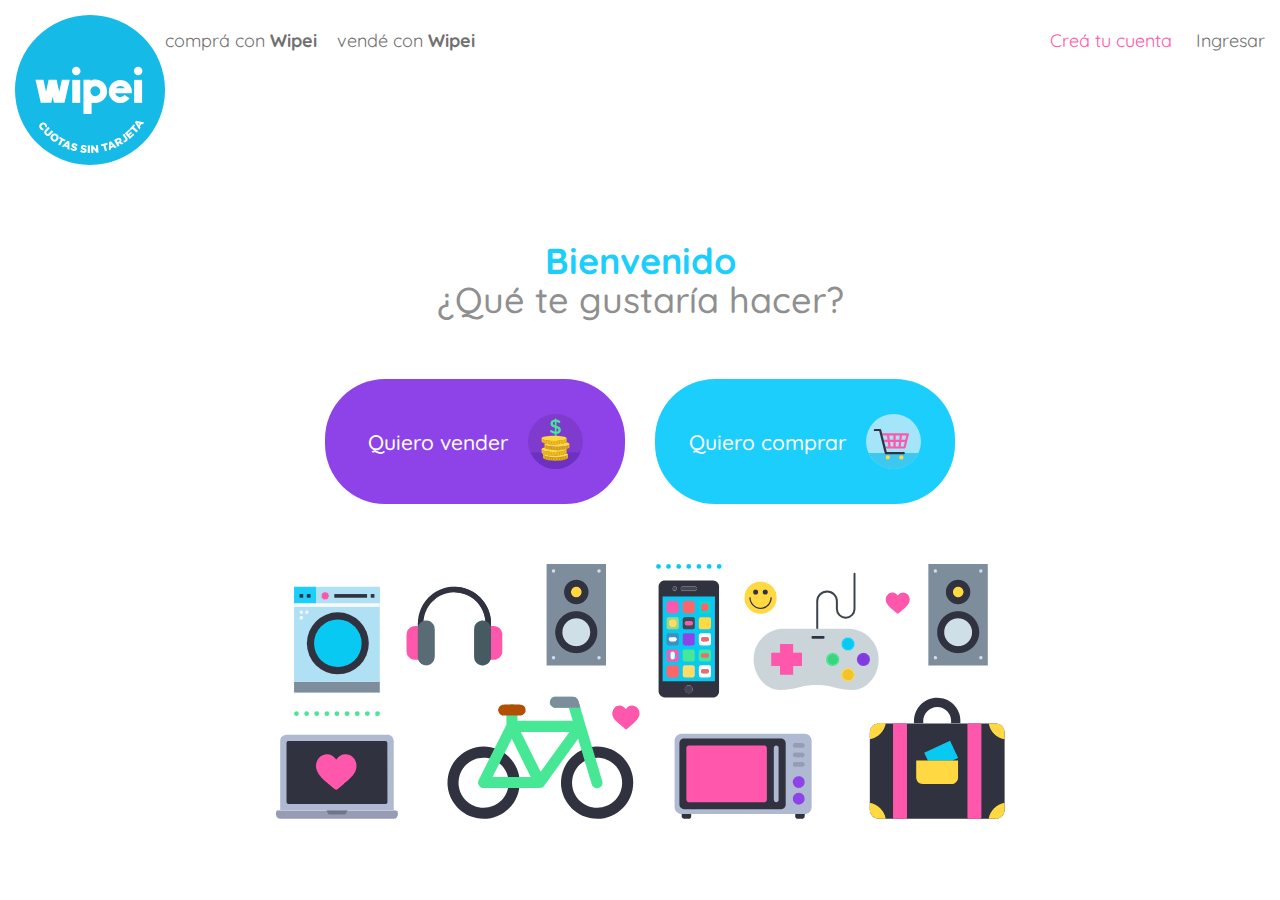
<file: register.html>
<!DOCTYPE html><html lang="en"><head><title>Wipei - Cuotas sin tarjeta</title><meta charset="UTF-8"><meta name="viewport" content="width=device-width, initial-scale=1"><meta name="description" content="Comprá y vendé online en cuotas sin tarjeta de crédito. Medio de pago y link de pago. Rápido, simple y seguro. ¡Democraticemos el e-commerce!"><link rel="shortcut icon" href="favicon.ico"><link rel="preload" href="./register.js" as="script"><link rel="preload" href="./vendor.js" as="script"><link rel="preload" href="styles.register.css" as="style"><link rel="stylesheet" href="styles.register.css"><script src="./vendor.js"></script></head><body><div id="app" v-cloak><navbar></navbar><navbar-responsive></navbar-responsive><transition name="slide-right" mode="out-in"><keep-alive><component :is="tabComponent" :select-tab="changeTab" :go-to-previous-tab="goToPreviousTab" :submit-error="submitError" @user-created="addUser" @password-created="addPassword" @add-sites="addSites"></component></keep-alive></transition></div><script src="./register.js"></script></body></html>
</file>
<file: styles.register.css>
@import url(https://fonts.googleapis.com/css?family=Quicksand:400,500,700);.wipei-navbar{background-color:#fff;height:80px}.navbar-container,.wipei-navbar{-ms-flex-align:center;align-items:center;display:-ms-flexbox;display:flex}.navbar-container{-ms-flex-pack:distribute;justify-content:space-around;margin:0 auto;max-width:1250px;width:100%;z-index:4;height:100%}.landing-links{-ms-flex-align:center;align-items:center;display:-ms-flexbox;display:flex;-ms-flex:1 1;flex:1 1;position:relative}.nav-logo{max-width:150px;position:relative;top:50px}.active,.active.text-normal,.active .text-normal,.active.text-normal:hover,.active .text-normal:hover{color:#1bcefc}@media screen and (max-width:1000px){.wipei-navbar{background:url([data-uri]) no-repeat;background-size:100% 100%;position:fixed;top:0;width:100%;z-index:3}.main-header{-ms-flex-align:center;align-items:center;-ms-flex-item-align:start;align-self:flex-start;display:-ms-flexbox;display:flex;-ms-flex-pack:justify;justify-content:space-between;padding:20px 15px 30px;width:100%}.show-menu{background-color:#1bcefc;background-image:none;height:100vh}.show-menu>.main-header{border-bottom:1px solid #fff}.show-menu>.main-header>.toggle-button{transform:rotate(180deg)}.menu{min-height:100vh;position:absolute;top:130px;width:100%}.links{display:-ms-flexbox;display:flex;-ms-flex-direction:column;flex-direction:column;padding:0 25px}.links>:nth-child(n){color:#fff;margin-top:15px;padding:0 5px 15px;text-align:left;width:100%}.links>:not(:last-child){border-bottom:1px solid #fff}.user-actions{background-color:#18bde8;display:-ms-flexbox;display:flex;-ms-flex-direction:column;flex-direction:column;margin-top:35px;min-height:inherit;padding:30px 25px}.text-normal,.text-normal>.text-normal{color:#fff}}*{box-sizing:border-box;font-family:sans-serif;margin:0;padding:0}a,button,h1,h2,h3,h4,h5,h6,input,label,p,select,span,textarea{color:#717171;display:inline-block;font-size:14px;font-weight:400;line-height:14px;margin:0}a:focus,button:focus,h1:focus,h2:focus,h3:focus,h4:focus,h5:focus,h6:focus,input:focus,label:focus,p:focus,select:focus,span:focus,textarea:focus{outline:none}select{-moz-appearance:none;-webkit-appearance:none}table{border-collapse:collapse;table-layout:fixed}button,input,select,textarea{border:0;border-radius:0}input::-webkit-inner-spin-button,input::-webkit-outer-spin-button{-webkit-appearance:none;margin:0}button{background:transparent;cursor:pointer}button::-moz-focus-inner{border:0}a{cursor:pointer}a,a:active,a:focus{text-decoration:none}a:active,a:focus{color:#717171}li,ul{list-style-type:none;margin:0;padding:0}::-webkit-input-placeholder{color:#999;opacity:1}::-moz-placeholder{color:#999;opacity:1}::-ms-input-placeholder{color:#999;opacity:1}::placeholder{color:#999;opacity:1}b,strong{font-weight:400}.m-top-1{margin-top:10px}.m-top-2{margin-top:20px}.m-top-3{margin-top:30px}.m-top-4{margin-top:40px}.m-top-5{margin-top:50px}.m-top-6{margin-top:60px}.m-top-7{margin-top:70px}.m-top-8{margin-top:80px}.m-top-9{margin-top:90px}.m-top-10{margin-top:100px}.m-right-1{margin-right:10px}.m-right-2{margin-right:20px}.m-right-3{margin-right:30px}.m-right-4{margin-right:40px}.m-right-5{margin-right:50px}.m-right-6{margin-right:60px}.m-right-7{margin-right:70px}.m-right-8{margin-right:80px}.m-bottom-1{margin-bottom:10px}.m-bottom-2{margin-bottom:20px}.m-bottom-3{margin-bottom:30px}.m-bottom-4{margin-bottom:40px}.m-bottom-5{margin-bottom:50px}.m-bottom-6{margin-bottom:60px}.m-bottom-7{margin-bottom:70px}.m-bottom-8{margin-bottom:80px}.m-bottom-9{margin-bottom:90px}.m-bottom-10{margin-bottom:100px}.m-left-1{margin-left:10px}.m-left-2{margin-left:20px}.m-left-3{margin-left:30px}.m-left-4{margin-left:40px}.m-left-5{margin-left:50px}.m-left-6{margin-left:60px}.m-left-7{margin-left:70px}.m-left-8{margin-left:80px}.m-right-05{margin-right:5px}.m-right-35{margin-right:35px}.m-top-0{margin-top:0}.m-right-0{margin-right:0}.m-bottom-0{margin-bottom:0}.m-left-0{margin-left:0}.m-top-auto{margin-top:auto}.m-right-auto{margin-right:auto}.m-bottom-auto{margin-bottom:auto}.m-left-auto{margin-left:auto}@media screen and (max-width:1000px){.m-0-sm{margin:0}}.column{display:-ms-flexbox;display:flex;-ms-flex-direction:column;flex-direction:column}.column.top{-ms-flex-pack:start;justify-content:flex-start}.column.middle{-ms-flex-pack:center;justify-content:center}.column.bottom{-ms-flex-pack:end;justify-content:flex-end}.column.start{-ms-flex-align:start;align-items:flex-start}.column.center{-ms-flex-align:center;align-items:center}.column.end{-ms-flex-align:end;align-items:flex-end}.column .self-start{-ms-flex-item-align:start;align-self:flex-start}.column .self-center{-ms-flex-item-align:center;align-self:center}.column .self-end{-ms-flex-item-align:end;align-self:flex-end}.column .self-stretch{-ms-flex-item-align:stretch;align-self:stretch}.wipei-row{display:-ms-flexbox;display:flex;-ms-flex-direction:wipei-row;flex-direction:wipei-row}.wipei-row.top{-ms-flex-align:start;align-items:flex-start}.wipei-row.middle{-ms-flex-align:center;align-items:center}.wipei-row.bottom{-ms-flex-align:end;align-items:flex-end}.wipei-row.baseline{-ms-flex-align:baseline;align-items:baseline}.wipei-row.start{-ms-flex-pack:start;justify-content:flex-start}.wipei-row.center{-ms-flex-pack:center;justify-content:center}.wipei-row.end{-ms-flex-pack:end;justify-content:flex-end}.wipei-row.space-between{-ms-flex-pack:justify;justify-content:space-between}.wipei-row.space-around{-ms-flex-pack:distribute;justify-content:space-around}.wipei-row.wrap{-ms-flex-wrap:wrap;flex-wrap:wrap}.wipei-row .self-top{-ms-flex-item-align:start;align-self:flex-start}.wipei-row .self-middle{-ms-flex-item-align:center;align-self:center}.wipei-row .self-bottom{-ms-flex-item-align:end;align-self:flex-end}.wipei-row .self-stretch{-ms-flex-item-align:stretch;align-self:stretch}.item-1{-ms-flex:1 1;flex:1 1;min-width:0}.item-2{-ms-flex:2 1;flex:2 1;min-width:0}.item-3{-ms-flex:3 1;flex:3 1;min-width:0}.relative{position:relative}.show-sm{display:none}.width-100{width:100%}.align-self-center{-ms-flex-item-align:center;align-self:center}*{font-family:Quicksand,sans-serif}.footer *,.open-sans{font-family:Open Sans,sans-serif}.open-sans{font-weight:500}.main-title-big{color:#1bcefc;font-size:51px;font-weight:700;line-height:54px;max-width:650px;text-align:center}.secondary-title{color:#ff57ab;font-size:36px;font-weight:500;line-height:39px}.text-xbig{font-size:30px;line-height:33px}.text-big{font-size:21px;line-height:24px}.text-normal{font-size:18px;line-height:21px}.text-small{font-size:15px;line-height:18px}.text-xsmall{font-size:12px;line-height:15px}.text-xxsmall{font-size:10px;line-height:15px}.uppercase{text-transform:uppercase}.underline,.underline:hover{text-decoration:underline}.bold,.slim{font-weight:500}.bolder{font-weight:700}.white{color:#fff}.light-blue{color:#1bcefc}.blue{color:#0f45a3}.rose,.rose:hover{color:#ff57ab!important}.yellow{color:#ffd842}.purple{color:#8e43e8}.grey,.grey:hover{color:#8f8f8f}.light-grey{color:#c6c6c6}.success{color:#50e3c2}.text-center{text-align:center}@media screen and (max-width:1000px){.main-title-big,.secondary-title{font-size:21px;line-height:24px}}.button-rose,.button-rose-full,.button-white{border-radius:35px;font-size:18px;font-weight:500;height:60px;line-height:21px;width:235px}.button-rose-sm{border-radius:35px;font-size:15px;font-weight:500;height:50px;line-height:15px;width:190px}.button-big-blue,.button-big-light-blue,.button-big-light-purple{border-radius:60px;color:#fff;font-size:21px;font-weight:500;height:125px;width:300px}.button-big-blue,.button-big-light-blue,.button-big-light-purple,.button-white{-ms-flex-align:center;align-items:center;display:-ms-flexbox;display:flex;-ms-flex-pack:center;justify-content:center}.button-white{background-color:#fff;color:#1bcefc}.button-white:hover{color:#1bcefc}.button-rose{border:3px solid #ff57ab;color:#ff57ab}.button-rose-sm{border:2px solid #1bcefc;color:#1bcefc}.button-rose-full{background-color:#1bcefc;color:#fff;font-size:15px;height:50px;line-height:15px;width:190px}.button-big-blue{background-color:#0f45a3}.button-big-light-blue{background-color:#1bcefc}.button-big-light-purple{background-color:#8e43e8}.button-grey-white{-ms-flex-align:center;align-items:center;background-color:#fff;border-radius:35px;box-shadow:0 0 20px 0 hsla(0,0%,76%,.32);display:-ms-flexbox;display:flex;height:70px;-ms-flex-pack:center;justify-content:center;margin-bottom:15px;max-width:510px;width:100%}.button-grey-white .inner-text{color:#c6c6c6;font-size:27px;font-weight:700;line-height:30px}.button-grey-white.selected{background-color:#1bcefc}.button-grey-white.selected .yellow{color:#ffd842}.button-grey-white.selected .white{color:#fff}.radio{display:inline-block;height:20px;position:relative;width:20px}.radio:before{background:#fff;border:1px solid #1bcefc;border-radius:100%;box-sizing:border-box;content:"";pointer-events:none;top:0;z-index:0}.radio-input,.radio:before{height:100%;position:absolute;width:100%}.radio-input{cursor:pointer;margin:0;opacity:0;z-index:2}.radio-input:focus{outline:none}.radio-input:checked~.radio-fill{height:calc(100% - 10px);transition:width .2s ease-out,height .2s ease-out;width:calc(100% - 10px)}.radio-fill{background:#1bcefc;border-radius:100%;height:0;left:50%;pointer-events:none;position:absolute;top:50%;transform:translate(-50%,-50%);transition:width .2s ease-in,height .2s ease-in;width:0;z-index:1}@media screen and (max-width:1000px){.button-grey-white{height:40px;max-width:315px}.button-grey-white .inner-text{font-size:18px;line-height:21px}.button-rose,.button-rose-full,.button-white{font-size:18px;height:50px;line-height:21px;max-width:190px}.button-rose{border:2px solid}.button-big-blue,.button-big-light-blue,.button-big-light-purple{height:80px}}.slide-right-enter-active,.slide-right-leave-active{transition:transform .3s}.slide-right-enter{transform:translateX(100%)}.slide-right-leave-to{transform:translateX(-100%)}.open-enter-active{animation:a .5s}.open-leave-active{animation:a .5s reverse}@keyframes a{0%{height:0}50%{height:50%}to{height:auto}}[v-cloak]{display:none}.main-section{-ms-flex-align:center;align-items:center;display:-ms-flexbox;display:flex;-ms-flex-direction:column;flex-direction:column;height:750px;-ms-flex-pack:center;justify-content:center}.subtitle{text-align:center;width:100%}.register-button{-ms-flex-align:center;align-items:center;border:3px solid #ff57ab;border-radius:30px;color:#fff;display:-ms-flexbox;display:flex;font-size:27px;font-weight:700;height:65px;-ms-flex-pack:center;justify-content:center;line-height:30px;width:255px}.register-button:hover{color:#fff}.explanation-section{-ms-flex-align:center;align-items:center;-ms-flex-direction:column;flex-direction:column;margin:70px auto;max-width:1024px;text-align:center;width:100%}.explanation-section,.image-section{display:-ms-flexbox;display:flex;-ms-flex-pack:center;justify-content:center}.image-section{background-color:#f9f9f9;padding:70px 0}.explanation{max-width:815px}.explanation-image{margin:80px 0;max-width:830px;width:100%}.decoration{position:relative}.decoration:after{background-color:#ff57ab;border-radius:30px;content:"";height:3px;position:absolute;right:50%;top:60px;width:25px;transform:translateX(50%)}.tell-more{background-image:url(assets/waves_compra.png);background-color:linear-gradient(#f9f9f9);background-repeat:no-repeat;background-size:100% 100%;display:-ms-flexbox;display:flex;-ms-flex-pack:center;justify-content:center;width:100%}.wipei-navbar a,.wipei-navbar a:hover,a,a:hover{color:#717171;text-decoration:none}.footer{padding-bottom:50px;position:relative}.footer:after{background:url([data-uri]) no-repeat;background-size:100%;content:"";height:10px;position:absolute;top:100%;width:100%}.information-container{margin:40px auto 0;max-width:1250px;width:100%}.information-container>:first-child{height:170px}.footer-title{color:#1bcefc;font-family:Open Sans,sans-serif;font-size:41px;line-height:62px}.socials{-ms-flex-align:center;align-items:center;display:-ms-flexbox;display:flex;height:100px}.social-icon{width:40px}.social-icon:first-child{margin-right:10px}.legal-container{display:-ms-flexbox;display:flex;-ms-flex-pack:justify;justify-content:space-between}.legal-container>:first-child{max-width:450px}.legal-container>:nth-child(2){max-width:650px}@media screen and (max-width:1000px){.information-container{margin-bottom:50px}.information-container>:first-child{-ms-flex-align:center;align-items:center}.footer-title{font-weight:bolder}.rights{margin-top:0;-ms-flex-order:3;order:3}.legal-container{margin-top:50px;padding:0 30px}.legal-container,.legal-container>:nth-child(n){-ms-flex-align:center;align-items:center;text-align:center}.legal-container>:nth-child(n)>:nth-child(3){-ms-flex-align:center;align-items:center;margin-bottom:10px}}@media screen and (min-width:1400px){.main-section{height:1024px}}@media screen and (max-width:1000px){.show-sm{display:-ms-flexbox;display:flex;width:100%}.hide-sm{display:none}.wipei-col-sm{-ms-flex-direction:column;flex-direction:column}.main-section{height:335px;margin-top:60px}.main-section .secondary-title{font-size:15px;line-height:18px}.register-button{background-color:#1bcefc;font-size:18px;border:0;font-weight:500;height:40px;line-height:21px;margin-top:20px;min-width:150px}.explanation-section{margin-top:0;max-width:300px}.tell-more{background-size:cover;-ms-flex-direction:column;flex-direction:column}.tell-more .secondary-title{margin:0 0 30px;max-width:250px;text-align:center}.decoration:after{right:45%;top:40px;width:15px}}.back-grey{background-color:#f9f9f9;min-height:100vh}.tab-container{-ms-flex-align:center;align-items:center;display:-ms-flexbox;display:flex;-ms-flex-direction:column;flex-direction:column;-ms-flex-pack:center;justify-content:center;margin:0 auto;max-width:840px;min-height:calc(100vh - 80px);padding-top:80px;width:100%}.align-start{-ms-flex-align:start;align-items:flex-start}.align-center{-ms-flex-align:center;align-items:center}.justify-start{-ms-flex-pack:start;justify-content:flex-start}.p-top-15{padding-top:150px}.header-container{-ms-flex-align:center;align-items:center;display:-ms-flexbox;display:flex;width:100%}.form-container{-ms-flex-direction:column;flex-direction:column;margin:50px 0}.form-container,.form-group{display:-ms-flexbox;display:flex;width:100%}.form-group{-ms-flex:1 1;flex:1 1;-ms-flex-direction:column;flex-direction:column;max-width:405px}.form-group.wipei-row{-ms-flex-direction:row;flex-direction:row;-ms-flex-pack:justify;justify-content:space-between}.form-label{color:#1bcefc;font-size:12px;font-weight:700;line-height:15px;margin-bottom:10px}.input{background-color:#fff;border-radius:5px;box-shadow:0 0 7px 0 hsla(0,0%,76%,.32);font-size:21px;height:45px;max-width:405px;padding:10px;width:100%}.input.mini{width:45px}.input.medium{max-width:285px}.input.error-input{border:1px solid #ff2c2c}.error{color:#ff2c2c;margin:5px 0}.phone-label{margin:0 10px}.site{-ms-flex-align:center;align-items:center;display:-ms-flexbox;display:flex;-ms-flex-pack:justify;justify-content:space-between;margin-bottom:15px;max-width:405px;width:100%}@media screen and (max-width:1000px){.tab-container{padding:120px 40px 0}.button-spacing{margin:0 0 30px}.register-icons{max-width:320px;width:100%}.form-group{margin-left:0}.buttons-container,.form-group.wipei-col-sm{-ms-flex-direction:column;flex-direction:column}.buttons-container{display:-ms-flexbox;display:flex}.buttons-container>:first-child{margin:0 0 20px}}
</file>
